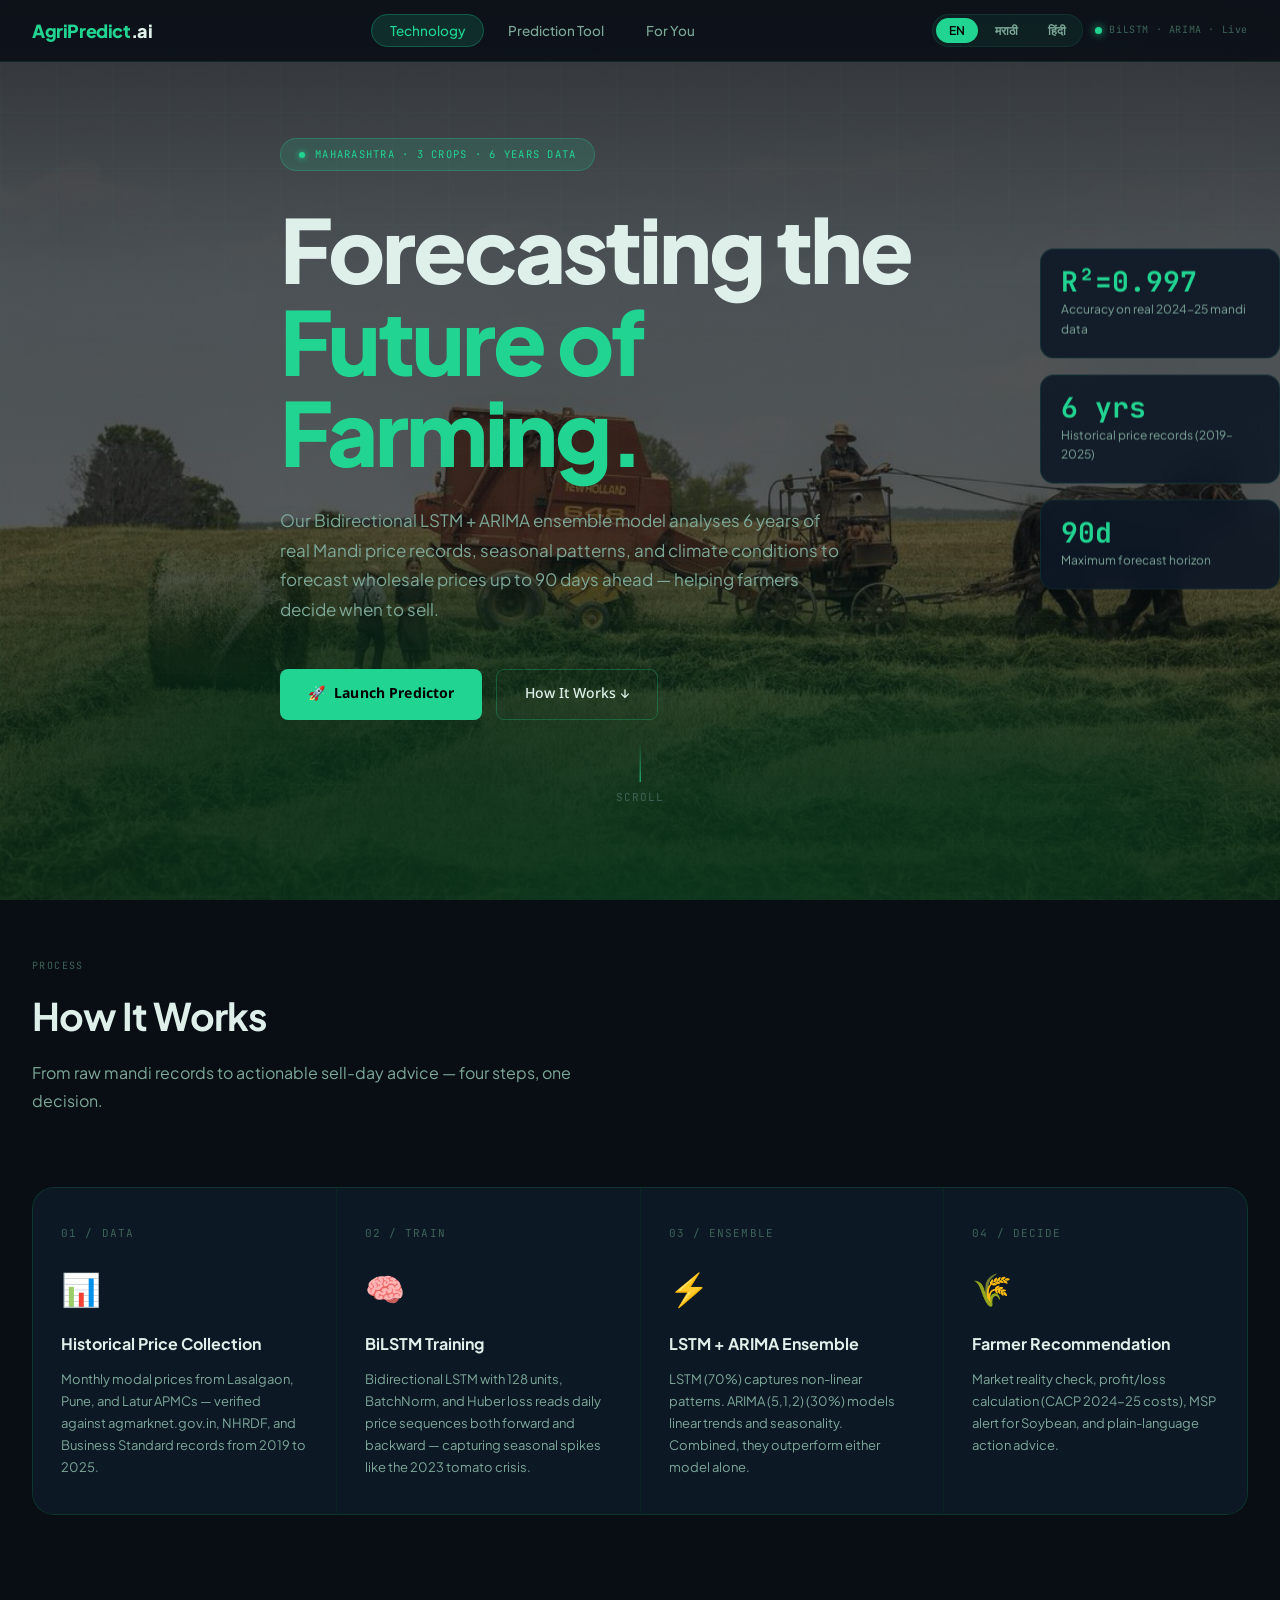
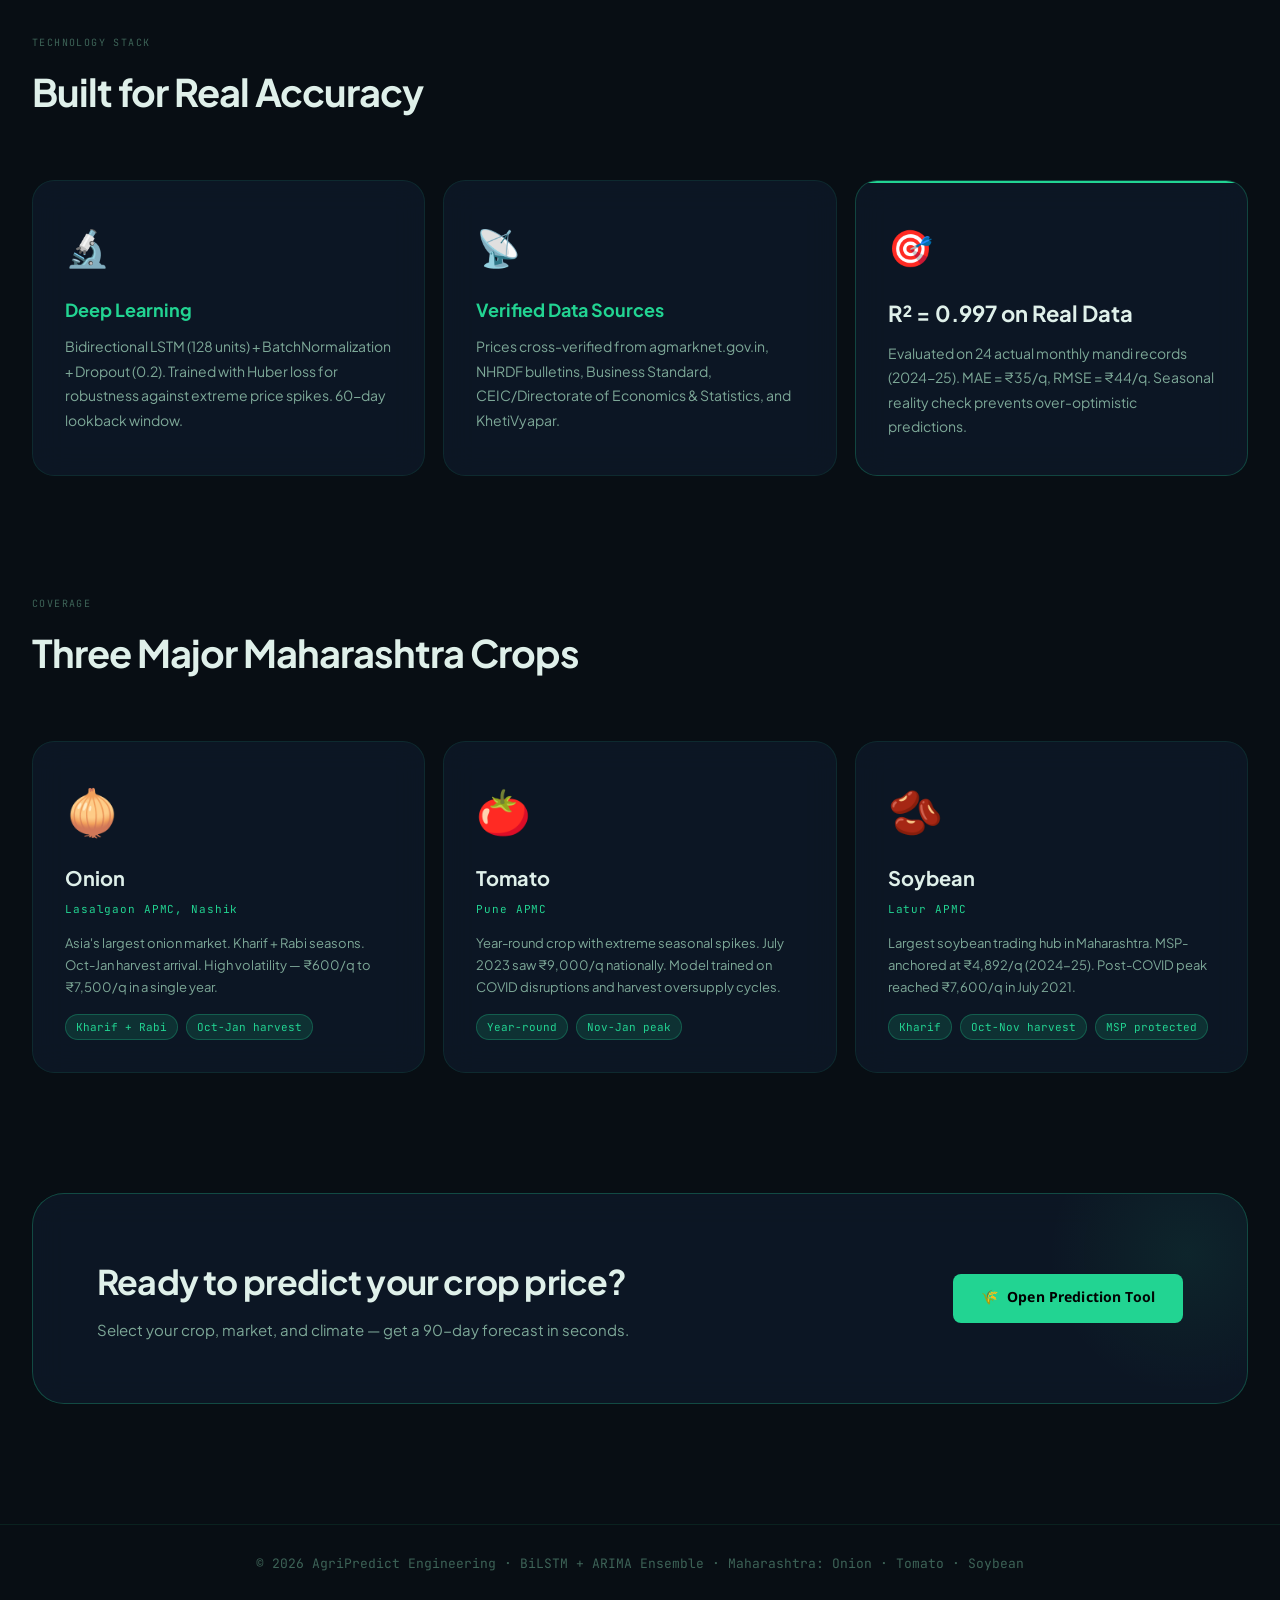
<file: frontend/index.html>
<!DOCTYPE html>
<html lang="en">
<head>
<meta charset="UTF-8" />
<meta name="viewport" content="width=device-width, initial-scale=1.0" />
<title>AgriPredict.ai — Forecasting the Future of Farming</title>
<link rel="stylesheet" href="style.css" />
<link rel="stylesheet" href="https://fonts.googleapis.com/css2?family=Plus+Jakarta+Sans:wght@300;400;500;600;700;800&family=JetBrains+Mono:wght@400;500;700&family=Noto+Sans+Devanagari:wght@400;500;600;700;800&display=swap" />
<style>
/* ── Language Switcher ── */
.lang-switcher {
  display: flex;
  align-items: center;
  gap: 4px;
  background: rgba(34,212,146,0.07);
  border: 1px solid var(--border);
  border-radius: 100px;
  padding: 3px;
}
.lang-btn {
  padding: 5px 13px;
  border-radius: 100px;
  font-size: 12px;
  font-weight: 600;
  color: var(--text-mid);
  cursor: pointer;
  transition: all var(--t) var(--ease);
  border: none;
  background: transparent;
  font-family: var(--font);
  white-space: nowrap;
}
.lang-btn.active {
  background: var(--green);
  color: #000;
}
.lang-btn:hover:not(.active) {
  color: var(--text-hi);
  background: rgba(34,212,146,0.10);
}

/* ── Devanagari font support ── */
[lang="mr"], [lang="hi"] {
  font-family: 'Noto Sans Devanagari', 'Plus Jakarta Sans', sans-serif;
}

/* ── Hero ── */
.hero { min-height: calc(100vh - 62px); display: flex; align-items: center; padding: 80px 0 60px; position: relative; }
.hero-content { max-width: 720px; }
.hero-eyebrow { display: inline-flex; align-items: center; gap: 10px; background: var(--green-glow); border: 1px solid var(--border-hi); border-radius: 100px; padding: 7px 18px; font-family: var(--mono); font-size: 10.5px; letter-spacing: 0.12em; text-transform: uppercase; color: var(--green); margin-bottom: 32px; }
.hero-eyebrow-dot { width: 6px; height: 6px; border-radius: 50%; background: var(--green); box-shadow: 0 0 6px var(--green); animation: blink 2s ease infinite; }
.hero-title { font-size: clamp(44px, 7vw, 88px); font-weight: 800; line-height: 1.04; letter-spacing: -3px; margin-bottom: 28px; }
.hero-title .line2 { color: var(--green); display: block; }
.hero-desc { font-size: 17px; color: var(--text-mid); line-height: 1.75; max-width: 560px; margin-bottom: 44px; }
.hero-actions { display: flex; gap: 14px; flex-wrap: wrap; }
.hero-stats { position: absolute; right: 0; top: 50%; transform: translateY(-50%); display: flex; flex-direction: column; gap: 16px; width: 240px; }
.stat-card { background: var(--bg-card); border: 1px solid var(--border); border-radius: var(--r-md); padding: 18px 20px; backdrop-filter: blur(16px); transition: all var(--t) var(--ease); }
.stat-card:hover { border-color: var(--border-hi); transform: translateX(-6px); }
.stat-val { font-family: var(--mono); font-size: 28px; font-weight: 700; color: var(--green); line-height: 1; margin-bottom: 4px; }
.stat-label { font-size: 12px; color: var(--text-mid); }
.scroll-hint { position: absolute; bottom: 32px; left: 50%; transform: translateX(-50%); display: flex; flex-direction: column; align-items: center; gap: 6px; color: var(--text-lo); font-size: 11px; font-family: var(--mono); letter-spacing: 0.1em; animation: float 2.5s ease infinite; }
.scroll-hint::before { content: ''; width: 1px; height: 40px; background: linear-gradient(to bottom, transparent, var(--green)); display: block; }
.how-section { padding: 120px 0; }
.how-header { margin-bottom: 72px; }
.steps-grid { display: grid; grid-template-columns: repeat(4, 1fr); gap: 1px; background: var(--border); border: 1px solid var(--border); border-radius: var(--r-lg); overflow: hidden; }
.step-card { background: var(--bg-card); padding: 36px 28px; transition: background var(--t) var(--ease); }
.step-card:hover { background: var(--bg-raised); }
.step-num { font-family: var(--mono); font-size: 11px; color: var(--text-lo); letter-spacing: 0.1em; margin-bottom: 20px; }
.step-icon { font-size: 32px; margin-bottom: 16px; display: block; }
.step-title { font-size: 16px; font-weight: 700; color: var(--text-hi); margin-bottom: 10px; }
.step-body { font-size: 13px; color: var(--text-mid); line-height: 1.7; }
.tech-section { padding: 0 0 120px; }
.tech-grid { display: grid; grid-template-columns: repeat(3, 1fr); gap: 18px; margin-top: 56px; }
.tech-card { background: var(--bg-card); border: 1px solid var(--border); border-radius: var(--r-lg); padding: 36px 32px; backdrop-filter: blur(16px); transition: all var(--t) var(--ease); position: relative; overflow: hidden; }
.tech-card::before { content: ''; position: absolute; top: 0; left: 0; right: 0; height: 2px; background: transparent; transition: background var(--t) var(--ease); }
.tech-card:hover { border-color: var(--border-hi); transform: translateY(-4px); }
.tech-card:hover::before { background: var(--green); }
.tech-card.featured { border-color: rgba(34,212,146,0.25); }
.tech-card.featured::before { background: var(--green); }
.tech-icon { font-size: 36px; margin-bottom: 18px; display: block; }
.tech-title { font-size: 18px; font-weight: 700; color: var(--green); margin-bottom: 10px; }
.tech-card.featured .tech-title { font-size: 22px; color: var(--text-hi); }
.tech-body { font-size: 14px; color: var(--text-mid); line-height: 1.75; }
.crops-section { padding: 0 0 120px; }
.crops-grid { display: grid; grid-template-columns: repeat(3, 1fr); gap: 18px; margin-top: 56px; }
.crop-card { background: var(--bg-card); border: 1px solid var(--border); border-radius: var(--r-lg); padding: 32px; backdrop-filter: blur(16px); transition: all var(--t) var(--ease); }
.crop-card:hover { border-color: var(--border-hi); transform: translateY(-3px); }
.crop-emoji { font-size: 44px; margin-bottom: 14px; display: block; }
.crop-name { font-size: 20px; font-weight: 700; margin-bottom: 6px; }
.crop-market { font-family: var(--mono); font-size: 11px; color: var(--green); letter-spacing: 0.08em; margin-bottom: 14px; }
.crop-meta { font-size: 13px; color: var(--text-mid); line-height: 1.7; }
.crop-tags { display: flex; gap: 8px; flex-wrap: wrap; margin-top: 16px; }
.crop-tag { background: var(--green-glow); border: 1px solid var(--border-hi); color: var(--green); padding: 3px 10px; border-radius: 100px; font-size: 11px; font-family: var(--mono); }
.cta-section { padding: 0 0 120px; }
.cta-strip { background: var(--bg-card); border: 1px solid var(--border-hi); border-radius: var(--r-xl); padding: 60px 64px; display: flex; align-items: center; justify-content: space-between; gap: 40px; backdrop-filter: blur(16px); position: relative; overflow: hidden; }
.cta-strip::before { content: ''; position: absolute; top: -80px; right: -80px; width: 280px; height: 280px; background: radial-gradient(circle, rgba(34,212,146,0.08) 0%, transparent 70%); pointer-events: none; }
.cta-title { font-size: clamp(22px, 3vw, 34px); font-weight: 700; letter-spacing: -0.8px; }
.cta-sub { color: var(--text-mid); font-size: 15px; margin-top: 8px; }
@media (max-width: 1100px) { .hero-stats { display: none; } .steps-grid { grid-template-columns: repeat(2,1fr); } .tech-grid { grid-template-columns: 1fr; } .crops-grid { grid-template-columns: repeat(2,1fr); } .cta-strip { flex-direction: column; padding: 40px 32px; text-align: center; } }
@media (max-width: 640px) { .steps-grid { grid-template-columns: 1fr; } .crops-grid { grid-template-columns: 1fr; } .hero-actions { flex-direction: column; } .lang-btn { padding: 4px 9px; font-size: 11px; } }
</style>
</head>
<body>
<div class="farm-bg"></div>
<nav class="nav">
  <div class="nav-inner">
    <a class="nav-logo" href="index.html">AgriPredict<span>.ai</span></a>
    <ul class="nav-links">
      <li><a href="index.html" class="active" data-i18n="nav_tech">Technology</a></li>
      <li><a href="predict.html" data-i18n="nav_predict">Prediction Tool</a></li>
      <li><a href="foryou.html" data-i18n="nav_foryou">For You</a></li>
    </ul>
    <div style="display:flex;align-items:center;gap:12px">
      <div class="lang-switcher">
        <button class="lang-btn active" onclick="setLang('en')">EN</button>
        <button class="lang-btn" onclick="setLang('mr')">मराठी</button>
        <button class="lang-btn" onclick="setLang('hi')">हिंदी</button>
      </div>
      <div class="nav-badge"><div class="nav-badge-dot"></div>BiLSTM · ARIMA · Live</div>
    </div>
  </div>
</nav>

<section class="hero page">
  <div class="container">
    <div class="hero-content">
      <div class="hero-eyebrow anim-fade-up"><span class="hero-eyebrow-dot"></span><span data-i18n="hero_eyebrow">Maharashtra · 3 Crops · 6 Years Data</span></div>
      <h1 class="hero-title anim-fade-up anim-delay-1"><span data-i18n="hero_title_line1">Forecasting the</span><span class="line2" data-i18n="hero_title_line2">Future of Farming.</span></h1>
      <p class="hero-desc anim-fade-up anim-delay-2" data-i18n="hero_desc">Our Bidirectional LSTM + ARIMA ensemble model analyses 6 years of real Mandi price records, seasonal patterns, and climate conditions to forecast wholesale prices up to 90 days ahead — helping farmers decide when to sell.</p>
      <div class="hero-actions anim-fade-up anim-delay-3">
        <a href="predict.html" class="btn-primary"><span>🚀</span> <span data-i18n="hero_cta_primary">Launch Predictor</span></a>
        <a href="#how" class="btn-ghost" data-i18n="hero_cta_ghost">How It Works ↓</a>
      </div>
    </div>
    <div class="hero-stats">
      <div class="stat-card anim-fade-up anim-delay-2"><div class="stat-val">R²=0.997</div><div class="stat-label" data-i18n="stat1">Accuracy on real 2024-25 mandi data</div></div>
      <div class="stat-card anim-fade-up anim-delay-3"><div class="stat-val">6 yrs</div><div class="stat-label" data-i18n="stat2">Historical price records (2019–2025)</div></div>
      <div class="stat-card anim-fade-up anim-delay-4"><div class="stat-val">90d</div><div class="stat-label" data-i18n="stat3">Maximum forecast horizon</div></div>
    </div>
  </div>
  <div class="scroll-hint" data-i18n="scroll_hint">SCROLL</div>
</section>

<section class="how-section" id="how">
  <div class="container">
    <div class="how-header reveal">
      <div class="mono-label" style="margin-bottom:10px" data-i18n="process_label">Process</div>
      <h2 class="section-title" data-i18n="how_title">How It Works</h2>
      <p class="section-sub" style="margin-top:12px" data-i18n="how_sub">From raw mandi records to actionable sell-day advice — four steps, one decision.</p>
    </div>
    <div class="steps-grid">
      <div class="step-card reveal">
        <div class="step-num">01 / DATA</div>
        <span class="step-icon">📊</span>
        <div class="step-title" data-i18n="step1_title">Historical Price Collection</div>
        <div class="step-body" data-i18n="step1_body">Monthly modal prices from Lasalgaon, Pune, and Latur APMCs — verified against agmarknet.gov.in, NHRDF, and Business Standard records from 2019 to 2025.</div>
      </div>
      <div class="step-card reveal anim-delay-1">
        <div class="step-num">02 / TRAIN</div>
        <span class="step-icon">🧠</span>
        <div class="step-title" data-i18n="step2_title">BiLSTM Training</div>
        <div class="step-body" data-i18n="step2_body">Bidirectional LSTM with 128 units, BatchNorm, and Huber loss reads daily price sequences both forward and backward — capturing seasonal spikes like the 2023 tomato crisis.</div>
      </div>
      <div class="step-card reveal anim-delay-2">
        <div class="step-num">03 / ENSEMBLE</div>
        <span class="step-icon">⚡</span>
        <div class="step-title" data-i18n="step3_title">LSTM + ARIMA Ensemble</div>
        <div class="step-body" data-i18n="step3_body">LSTM (70%) captures non-linear patterns. ARIMA (5,1,2) (30%) models linear trends and seasonality. Combined, they outperform either model alone.</div>
      </div>
      <div class="step-card reveal anim-delay-3">
        <div class="step-num">04 / DECIDE</div>
        <span class="step-icon">🌾</span>
        <div class="step-title" data-i18n="step4_title">Farmer Recommendation</div>
        <div class="step-body" data-i18n="step4_body">Market reality check, profit/loss calculation (CACP 2024-25 costs), MSP alert for Soybean, and plain-language action advice.</div>
      </div>
    </div>
  </div>
</section>

<section class="tech-section">
  <div class="container">
    <div class="reveal">
      <div class="mono-label" style="margin-bottom:10px" data-i18n="tech_label">Technology Stack</div>
      <h2 class="section-title" data-i18n="tech_title">Built for Real Accuracy</h2>
    </div>
    <div class="tech-grid">
      <div class="tech-card reveal">
        <span class="tech-icon">🔬</span>
        <div class="tech-title" data-i18n="tech1_title">Deep Learning</div>
        <div class="tech-body" data-i18n="tech1_body">Bidirectional LSTM (128 units) + BatchNormalization + Dropout (0.2). Trained with Huber loss for robustness against extreme price spikes. 60-day lookback window.</div>
      </div>
      <div class="tech-card reveal anim-delay-1">
        <span class="tech-icon">📡</span>
        <div class="tech-title" data-i18n="tech2_title">Verified Data Sources</div>
        <div class="tech-body" data-i18n="tech2_body">Prices cross-verified from agmarknet.gov.in, NHRDF bulletins, Business Standard, CEIC/Directorate of Economics & Statistics, and KhetiVyapar.</div>
      </div>
      <div class="tech-card featured reveal anim-delay-2">
        <span class="tech-icon">🎯</span>
        <div class="tech-title" data-i18n="tech3_title">R² = 0.997 on Real Data</div>
        <div class="tech-body" data-i18n="tech3_body">Evaluated on 24 actual monthly mandi records (2024-25). MAE = ₹35/q, RMSE = ₹44/q. Seasonal reality check prevents over-optimistic predictions.</div>
      </div>
    </div>
  </div>
</section>

<section class="crops-section">
  <div class="container">
    <div class="reveal">
      <div class="mono-label" style="margin-bottom:10px" data-i18n="crops_label">Coverage</div>
      <h2 class="section-title" data-i18n="crops_title">Three Major Maharashtra Crops</h2>
    </div>
    <div class="crops-grid">
      <div class="crop-card reveal">
        <span class="crop-emoji">🧅</span>
        <div class="crop-name" data-i18n="crop1_name">Onion</div>
        <div class="crop-market">Lasalgaon APMC, Nashik</div>
        <div class="crop-meta" data-i18n="crop1_meta">Asia's largest onion market. Kharif + Rabi seasons. Oct-Jan harvest arrival. High volatility — ₹600/q to ₹7,500/q in a single year.</div>
        <div class="crop-tags">
          <span class="crop-tag" data-i18n="crop1_tag1">Kharif + Rabi</span>
          <span class="crop-tag" data-i18n="crop1_tag2">Oct-Jan harvest</span>
        </div>
      </div>
      <div class="crop-card reveal anim-delay-1">
        <span class="crop-emoji">🍅</span>
        <div class="crop-name" data-i18n="crop2_name">Tomato</div>
        <div class="crop-market">Pune APMC</div>
        <div class="crop-meta" data-i18n="crop2_meta">Year-round crop with extreme seasonal spikes. July 2023 saw ₹9,000/q nationally. Model trained on COVID disruptions and harvest oversupply cycles.</div>
        <div class="crop-tags">
          <span class="crop-tag" data-i18n="crop2_tag1">Year-round</span>
          <span class="crop-tag" data-i18n="crop2_tag2">Nov-Jan peak</span>
        </div>
      </div>
      <div class="crop-card reveal anim-delay-2">
        <span class="crop-emoji">🫘</span>
        <div class="crop-name" data-i18n="crop3_name">Soybean</div>
        <div class="crop-market">Latur APMC</div>
        <div class="crop-meta" data-i18n="crop3_meta">Largest soybean trading hub in Maharashtra. MSP-anchored at ₹4,892/q (2024-25). Post-COVID peak reached ₹7,600/q in July 2021.</div>
        <div class="crop-tags">
          <span class="crop-tag" data-i18n="crop3_tag1">Kharif</span>
          <span class="crop-tag" data-i18n="crop3_tag2">Oct-Nov harvest</span>
          <span class="crop-tag" data-i18n="crop3_tag3">MSP protected</span>
        </div>
      </div>
    </div>
  </div>
</section>

<section class="cta-section">
  <div class="container">
    <div class="cta-strip reveal">
      <div>
        <div class="cta-title" data-i18n="cta_title">Ready to predict your crop price?</div>
        <div class="cta-sub" data-i18n="cta_sub">Select your crop, market, and climate — get a 90-day forecast in seconds.</div>
      </div>
      <a href="predict.html" class="btn-primary" style="white-space:nowrap;flex-shrink:0">
        <span>🌾</span> <span data-i18n="cta_btn">Open Prediction Tool</span>
      </a>
    </div>
  </div>
</section>

<footer style="border-top:1px solid var(--border);padding:28px 0;text-align:center;color:var(--text-lo);font-size:13px;font-family:var(--mono)">
  © 2026 AgriPredict Engineering · BiLSTM + ARIMA Ensemble · Maharashtra: Onion · Tomato · Soybean
</footer>

<script src="script.js"></script>
<script>
// ════════════════════════════════════════════════════════════
//  i18n Translations
// ════════════════════════════════════════════════════════════
const TRANSLATIONS = {
  en: {
    nav_tech: 'Technology',
    nav_predict: 'Prediction Tool',
    nav_foryou: 'For You',
    hero_eyebrow: 'Maharashtra · 3 Crops · 6 Years Data',
    hero_title_line1: 'Forecasting the',
    hero_title_line2: 'Future of Farming.',
    hero_desc: 'Our Bidirectional LSTM + ARIMA ensemble model analyses 6 years of real Mandi price records, seasonal patterns, and climate conditions to forecast wholesale prices up to 90 days ahead — helping farmers decide when to sell.',
    hero_cta_primary: 'Launch Predictor',
    hero_cta_ghost: 'How It Works ↓',
    stat1: 'Accuracy on real 2024-25 mandi data',
    stat2: 'Historical price records (2019–2025)',
    stat3: 'Maximum forecast horizon',
    scroll_hint: 'SCROLL',
    process_label: 'Process',
    how_title: 'How It Works',
    how_sub: 'From raw mandi records to actionable sell-day advice — four steps, one decision.',
    step1_title: 'Historical Price Collection',
    step1_body: 'Monthly modal prices from Lasalgaon, Pune, and Latur APMCs — verified against agmarknet.gov.in, NHRDF, and Business Standard records from 2019 to 2025.',
    step2_title: 'BiLSTM Training',
    step2_body: 'Bidirectional LSTM with 128 units, BatchNorm, and Huber loss reads daily price sequences both forward and backward — capturing seasonal spikes like the 2023 tomato crisis.',
    step3_title: 'LSTM + ARIMA Ensemble',
    step3_body: 'LSTM (70%) captures non-linear patterns. ARIMA (5,1,2) (30%) models linear trends and seasonality. Combined, they outperform either model alone.',
    step4_title: 'Farmer Recommendation',
    step4_body: 'Market reality check, profit/loss calculation (CACP 2024-25 costs), MSP alert for Soybean, and plain-language action advice.',
    tech_label: 'Technology Stack',
    tech_title: 'Built for Real Accuracy',
    tech1_title: 'Deep Learning',
    tech1_body: 'Bidirectional LSTM (128 units) + BatchNormalization + Dropout (0.2). Trained with Huber loss for robustness against extreme price spikes. 60-day lookback window.',
    tech2_title: 'Verified Data Sources',
    tech2_body: 'Prices cross-verified from agmarknet.gov.in, NHRDF bulletins, Business Standard, CEIC/Directorate of Economics & Statistics, and KhetiVyapar.',
    tech3_title: 'R² = 0.997 on Real Data',
    tech3_body: 'Evaluated on 24 actual monthly mandi records (2024-25). MAE = ₹35/q, RMSE = ₹44/q. Seasonal reality check prevents over-optimistic predictions.',
    crops_label: 'Coverage',
    crops_title: 'Three Major Maharashtra Crops',
    crop1_name: 'Onion',
    crop1_meta: "Asia's largest onion market. Kharif + Rabi seasons. Oct-Jan harvest arrival. High volatility — ₹600/q to ₹7,500/q in a single year.",
    crop1_tag1: 'Kharif + Rabi',
    crop1_tag2: 'Oct-Jan harvest',
    crop2_name: 'Tomato',
    crop2_meta: 'Year-round crop with extreme seasonal spikes. July 2023 saw ₹9,000/q nationally. Model trained on COVID disruptions and harvest oversupply cycles.',
    crop2_tag1: 'Year-round',
    crop2_tag2: 'Nov-Jan peak',
    crop3_name: 'Soybean',
    crop3_meta: 'Largest soybean trading hub in Maharashtra. MSP-anchored at ₹4,892/q (2024-25). Post-COVID peak reached ₹7,600/q in July 2021.',
    crop3_tag1: 'Kharif',
    crop3_tag2: 'Oct-Nov harvest',
    crop3_tag3: 'MSP protected',
    cta_title: 'Ready to predict your crop price?',
    cta_sub: 'Select your crop, market, and climate — get a 90-day forecast in seconds.',
    cta_btn: 'Open Prediction Tool',
  },

  mr: {
    nav_tech: 'तंत्रज्ञान',
    nav_predict: 'किंमत अंदाज',
    nav_foryou: 'तुमच्यासाठी',
    hero_eyebrow: 'महाराष्ट्र · ३ पिके · ६ वर्षांचा डेटा',
    hero_title_line1: 'शेतीच्या भविष्याचा',
    hero_title_line2: 'अचूक अंदाज.',
    hero_desc: 'आमचे BiLSTM + ARIMA एन्सेम्बल मॉडेल ६ वर्षांच्या मंडई किंमतींचा, हंगामी बदलांचा व हवामानाचा अभ्यास करून ९० दिवसांपर्यंतच्या घाऊक किंमती सांगते — शेतकऱ्यांना योग्य वेळी विक्री करण्यास मदत करते.',
    hero_cta_primary: 'अंदाज सुरू करा',
    hero_cta_ghost: 'हे कसे काम करते ↓',
    stat1: '२०२४-२५ च्या मंडई डेटावर अचूकता',
    stat2: 'ऐतिहासिक किंमती नोंदी (२०१९–२०२५)',
    stat3: 'जास्तीत जास्त अंदाज कालावधी',
    scroll_hint: 'खाली पहा',
    process_label: 'प्रक्रिया',
    how_title: 'हे कसे काम करते',
    how_sub: 'कच्च्या मंडई नोंदींपासून ते विक्रीचा सल्ला देण्यापर्यंत — चार पायऱ्या, एक निर्णय.',
    step1_title: 'ऐतिहासिक किंमत संकलन',
    step1_body: 'लासलगाव, पुणे व लातूर APMC मधील मासिक मोडल किंमती — agmarknet.gov.in, NHRDF व Business Standard नोंदींशी पडताळलेल्या (२०१९–२०२५).',
    step2_title: 'BiLSTM प्रशिक्षण',
    step2_body: '१२८ युनिट्सचे Bidirectional LSTM, BatchNorm व Huber loss वापरून दैनंदिन किंमत क्रम पुढे-मागे वाचते — २०२३ च्या टोमॅटो संकटासारखे हंगामी चढउतार पकडते.',
    step3_title: 'LSTM + ARIMA एन्सेम्बल',
    step3_body: 'LSTM (७०%) अरेखीय नमुने पकडतो. ARIMA (५,१,२) (३०%) रेखीय ट्रेंड व हंगाम मॉडेल करतो. एकत्र ते दोन्हींपेक्षा अधिक चांगले काम करतात.',
    step4_title: 'शेतकऱ्यासाठी सल्ला',
    step4_body: 'बाजार वास्तव तपासणी, नफा/तोटा गणना (CACP २०२४-२५ खर्च), सोयाबीनसाठी MSP इशारा, आणि सोप्या भाषेत कृती सल्ला.',
    tech_label: 'तंत्रज्ञान स्टॅक',
    tech_title: 'खऱ्या अचूकतेसाठी बनवलेले',
    tech1_title: 'डीप लर्निंग',
    tech1_body: 'Bidirectional LSTM (१२८ युनिट्स) + BatchNormalization + Dropout (०.२). अत्यंत किंमत वाढीला तोंड देण्यासाठी Huber loss ने प्रशिक्षित. ६०-दिवस lookback विंडो.',
    tech2_title: 'पडताळलेले डेटा स्रोत',
    tech2_body: 'agmarknet.gov.in, NHRDF बुलेटिन, Business Standard, CEIC/अर्थशास्त्र संचालनालय व KhetiVyapar मधून किंमती क्रॉस-व्हेरिफाय केल्या.',
    tech3_title: 'वास्तव डेटावर R² = ०.९९७',
    tech3_body: '२४ वास्तविक मासिक मंडई नोंदींवर (२०२४-२५) मूल्यांकन. MAE = ₹३५/क्विंटल, RMSE = ₹४४/क्विंटल. हंगामी वास्तव तपासणी अतिआशावादी अंदाज टाळते.',
    crops_label: 'कव्हरेज',
    crops_title: 'महाराष्ट्रातील तीन प्रमुख पिके',
    crop1_name: 'कांदा',
    crop1_meta: 'आशियातील सर्वात मोठी कांदा बाजारपेठ. खरीप + रब्बी हंगाम. ऑक्टो-जानेवारी आगमन. तीव्र चढउतार — एका वर्षात ₹६००/क्विं ते ₹७,५००/क्विं.',
    crop1_tag1: 'खरीप + रब्बी',
    crop1_tag2: 'ऑक्टो-जाने काढणी',
    crop2_name: 'टोमॅटो',
    crop2_meta: 'वर्षभर पीक, अत्यंत हंगामी चढउतार. जुलै २०२३ मध्ये राष्ट्रीय स्तरावर ₹९,०००/क्विं. COVID व जास्त पुरवठा चक्रांवर मॉडेल प्रशिक्षित.',
    crop2_tag1: 'वर्षभर',
    crop2_tag2: 'नोव्हें-जाने शिखर',
    crop3_name: 'सोयाबीन',
    crop3_meta: 'महाराष्ट्रातील सर्वात मोठा सोयाबीन व्यापार केंद्र. MSP ₹४,८९२/क्विं (२०२४-२५). COVID नंतर जुलै २०२१ मध्ये ₹७,६०० शिखर.',
    crop3_tag1: 'खरीप',
    crop3_tag2: 'ऑक्टो-नोव्हें काढणी',
    crop3_tag3: 'MSP संरक्षित',
    cta_title: 'तुमच्या पिकाची किंमत जाणून घ्यायची आहे?',
    cta_sub: 'तुमचे पीक, बाजार व हवामान निवडा — ९० दिवसांचा अंदाज काही सेकंदात.',
    cta_btn: 'किंमत अंदाज साधन उघडा',
  },

  hi: {
    nav_tech: 'तकनीक',
    nav_predict: 'मूल्य पूर्वानुमान',
    nav_foryou: 'आपके लिए',
    hero_eyebrow: 'महाराष्ट्र · ३ फसलें · ६ साल का डेटा',
    hero_title_line1: 'खेती के भविष्य का',
    hero_title_line2: 'सटीक अनुमान।',
    hero_desc: 'हमारा BiLSTM + ARIMA एन्सेम्बल मॉडेल ६ साल के मंडी भाव, मौसमी बदलाव और जलवायु की जानकारी का विश्लेषण करके ९० दिनों तक के थोक मूल्यों का पूर्वानुमान लगाता है — किसानों को सही समय पर बेचने में मदद करता है।',
    hero_cta_primary: 'अनुमान शुरू करें',
    hero_cta_ghost: 'यह कैसे काम करता है ↓',
    stat1: '२०२४-२५ के मंडी डेटा पर सटीकता',
    stat2: 'ऐतिहासिक मूल्य रिकॉर्ड (२०१९–२०२५)',
    stat3: 'अधिकतम पूर्वानुमान अवधि',
    scroll_hint: 'नीचे देखें',
    process_label: 'प्रक्रिया',
    how_title: 'यह कैसे काम करता है',
    how_sub: 'कच्चे मंडी रिकॉर्ड से लेकर बिक्री सलाह तक — चार चरण, एक निर्णय।',
    step1_title: 'ऐतिहासिक मूल्य संग्रह',
    step1_body: 'लासलगाव, पुणे व लातूर APMC के मासिक मोडल भाव — agmarknet.gov.in, NHRDF व Business Standard रिकॉर्ड से सत्यापित (२०१९–२०२५)।',
    step2_title: 'BiLSTM प्रशिक्षण',
    step2_body: '१२८ यूनिट्स का Bidirectional LSTM, BatchNorm और Huber loss के साथ दैनिक मूल्य अनुक्रम आगे-पीछे दोनों तरफ से पढ़ता है — २०२३ टमाटर संकट जैसे मौसमी उछाल पकड़ता है।',
    step3_title: 'LSTM + ARIMA एन्सेम्बल',
    step3_body: 'LSTM (७०%) गैर-रेखीय पैटर्न पकड़ता है। ARIMA (५,१,२) (३०%) रेखीय ट्रेंड और मौसमी बदलाव को मॉडल करता है। साथ में दोनों से बेहतर प्रदर्शन करते हैं।',
    step4_title: 'किसान सिफारिश',
    step4_body: 'बाजार वास्तविकता जाँच, लाभ/हानि गणना (CACP २०२४-२५ लागत), सोयाबीन के लिए MSP अलर्ट, और सरल भाषा में कार्य सलाह।',
    tech_label: 'तकनीकी स्टैक',
    tech_title: 'वास्तविक सटीकता के लिए निर्मित',
    tech1_title: 'डीप लर्निंग',
    tech1_body: 'Bidirectional LSTM (१२८ यूनिट्स) + BatchNormalization + Dropout (०.२)। अत्यधिक मूल्य उछाल के विरुद्ध मजबूती के लिए Huber loss से प्रशिक्षित। ६०-दिन lookback विंडो।',
    tech2_title: 'सत्यापित डेटा स्रोत',
    tech2_body: 'agmarknet.gov.in, NHRDF बुलेटिन, Business Standard, CEIC/अर्थशास्त्र एवं सांख्यिकी निदेशालय और KhetiVyapar से मूल्य क्रॉस-सत्यापित।',
    tech3_title: 'वास्तविक डेटा पर R² = ०.९९७',
    tech3_body: '२४ वास्तविक मासिक मंडी रिकॉर्ड (२०२४-२५) पर मूल्यांकित। MAE = ₹३५/क्विं, RMSE = ₹४४/क्विं। मौसमी वास्तविकता जाँच अत्यधिक आशावादी पूर्वानुमान रोकती है।',
    crops_label: 'कवरेज',
    crops_title: 'महाराष्ट्र की तीन प्रमुख फसलें',
    crop1_name: 'प्याज',
    crop1_meta: 'एशिया की सबसे बड़ी प्याज मंडी। खरीफ + रबी मौसम। अक्टू-जनवरी आगमन। तीव्र उतार-चढ़ाव — एक वर्ष में ₹६००/क्विं से ₹७,५००/क्विं तक।',
    crop1_tag1: 'खरीफ + रबी',
    crop1_tag2: 'अक्टू-जनवरी फसल',
    crop2_name: 'टमाटर',
    crop2_meta: 'साल भर की फसल, अत्यधिक मौसमी उछाल। जुलाई २०२३ में राष्ट्रीय स्तर पर ₹९,०००/क्विं। COVID व्यवधान और अधिक आपूर्ति चक्र पर मॉडल प्रशिक्षित।',
    crop2_tag1: 'साल भर',
    crop2_tag2: 'नवंबर-जनवरी शिखर',
    crop3_name: 'सोयाबीन',
    crop3_meta: 'महाराष्ट्र का सबसे बड़ा सोयाबीन व्यापार केंद्र। MSP ₹४,८९२/क्विं (२०२४-२५)। COVID के बाद जुलाई २०२१ में ₹७,६०० का शिखर।',
    crop3_tag1: 'खरीफ',
    crop3_tag2: 'अक्टू-नवंबर फसल',
    crop3_tag3: 'MSP संरक्षित',
    cta_title: 'अपनी फसल का मूल्य जानना चाहते हैं?',
    cta_sub: 'अपनी फसल, बाजार और जलवायु चुनें — ९० दिनों का पूर्वानुमान कुछ सेकंड में।',
    cta_btn: 'मूल्य अनुमान उपकरण खोलें',
  },
};

// ════════════════════════════════════════════════════════════
//  Language Switch Logic
// ════════════════════════════════════════════════════════════
let currentLang = localStorage.getItem('agri_lang') || 'en';

function setLang(lang) {
  currentLang = lang;
  localStorage.setItem('agri_lang', lang);

  // Update html lang attribute for font rendering
  document.documentElement.lang = lang;

  // Apply Devanagari font to body for mr/hi
  if (lang === 'mr' || lang === 'hi') {
    document.body.style.fontFamily = "'Noto Sans Devanagari', 'Plus Jakarta Sans', sans-serif";
  } else {
    document.body.style.fontFamily = '';
  }

  // Update all translated elements
  const t = TRANSLATIONS[lang] || TRANSLATIONS['en'];
  document.querySelectorAll('[data-i18n]').forEach(el => {
    const key = el.getAttribute('data-i18n');
    if (t[key] !== undefined) el.textContent = t[key];
  });

  // Update active button
  document.querySelectorAll('.lang-btn').forEach(btn => {
    btn.classList.toggle('active',
      (btn.textContent.trim() === 'EN' && lang === 'en') ||
      (btn.textContent.trim() === 'मराठी' && lang === 'mr') ||
      (btn.textContent.trim() === 'हिंदी' && lang === 'hi')
    );
  });

  // Update page title
  const titles = {
    en: 'AgriPredict.ai — Forecasting the Future of Farming',
    mr: 'AgriPredict.ai — शेतीच्या भविष्याचा अचूक अंदाज',
    hi: 'AgriPredict.ai — खेती के भविष्य का सटीक अनुमान',
  };
  document.title = titles[lang] || titles['en'];
}

// Init on load
document.addEventListener('DOMContentLoaded', () => {
  setLang(currentLang);
});
</script>
</body>
</html>
</file>
<file: frontend/style.css>
/* ═══════════════════════════════════════════════════════════
   AgriPredict.ai — Global Stylesheet
   Font: Plus Jakarta Sans (display) + JetBrains Mono (data)
         Noto Sans Devanagari (Marathi / Hindi)
   Theme: Deep forest night — dark greens, warm amber accents
   ═══════════════════════════════════════════════════════════ */

@import url('https://fonts.googleapis.com/css2?family=Plus+Jakarta+Sans:wght@300;400;500;600;700;800&family=JetBrains+Mono:wght@400;500;700&family=Noto+Sans+Devanagari:wght@400;500;600;700;800&display=swap');

/* ── Tokens ─────────────────────────────────────────────── */
:root {
  --bg:         #080e14;
  --bg-panel:   rgba(10, 18, 28, 0.82);
  --bg-card:    rgba(14, 24, 38, 0.90);
  --bg-raised:  rgba(20, 35, 54, 0.95);
  --bg-input:   rgba(12, 22, 36, 0.95);

  --green:      #22d492;
  --green-dim:  #16a870;
  --green-glow: rgba(34, 212, 146, 0.14);
  --green-hi:   #5fffc8;

  --amber:      #f0b429;
  --amber-dim:  rgba(240, 180, 41, 0.15);

  --red:        #f05265;
  --blue:       #4d9fff;

  --text-hi:    #dff0ea;
  --text-mid:   #7da898;
  --text-lo:    #3d6357;
  --border:     rgba(34, 212, 146, 0.10);
  --border-hi:  rgba(34, 212, 146, 0.28);

  --font:       'Plus Jakarta Sans', sans-serif;
  --font-deva:  'Noto Sans Devanagari', 'Plus Jakarta Sans', sans-serif;
  --mono:       'JetBrains Mono', monospace;

  --r-sm: 8px;
  --r-md: 14px;
  --r-lg: 22px;
  --r-xl: 32px;

  --ease: cubic-bezier(0.4, 0, 0.2, 1);
  --t:    0.24s;
}

/* ── Reset ───────────────────────────────────────────────── */
*, *::before, *::after { box-sizing: border-box; margin: 0; padding: 0; }
html { scroll-behavior: smooth; font-size: 15px; }
body {
  font-family: var(--font);
  color: var(--text-hi);
  background: var(--bg);
  min-height: 100vh;
  overflow-x: hidden;
  line-height: 1.65;
}

/* Devanagari: slightly larger base for readability */
:lang(mr), :lang(hi) {
  font-family: var(--font-deva);
  line-height: 1.80;
}
:lang(mr) .hero-title,
:lang(hi) .hero-title {
  letter-spacing: -1px;  /* Devanagari needs less negative tracking */
}
:lang(mr) .hero-desc,
:lang(hi) .hero-desc {
  font-size: 16px;
}

a { text-decoration: none; color: inherit; }
button { font-family: var(--font); cursor: pointer; border: none; background: none; }
input, select, textarea { font-family: var(--font); }

/* ── Farm Background ─────────────────────────────────────── */
.farm-bg {
  position: fixed;
  inset: 0;
  z-index: -2;
  background-image:
    radial-gradient(ellipse 80% 60% at 50% 100%, rgba(10, 60, 30, 0.72) 0%, transparent 70%),
    radial-gradient(ellipse 60% 40% at 20% 80%, rgba(5, 40, 20, 0.60) 0%, transparent 60%),
    radial-gradient(ellipse 50% 30% at 80% 90%, rgba(8, 50, 25, 0.55) 0%, transparent 60%),
    linear-gradient(180deg, rgba(3,8,16,0.80) 0%, rgba(6,15,24,0.65) 30%, rgba(8,14,20,0.60) 60%, rgba(5,18,10,0.75) 100%),
    url('bg_img.jpeg');
  background-size: cover;
  background-position: center center;
  background-repeat: no-repeat;
  background-attachment: fixed;
}
.farm-bg::before {
  content: '';
  position: absolute;
  inset: 0;
  background-image:
    linear-gradient(rgba(34,212,146,0.018) 1px, transparent 1px),
    linear-gradient(90deg, rgba(34,212,146,0.018) 1px, transparent 1px);
  background-size: 56px 56px;
}
.farm-bg::after {
  content: '';
  position: absolute;
  bottom: 0; left: 0; right: 0;
  height: 35%;
  background: linear-gradient(to top, rgba(12, 55, 30, 0.50) 0%, transparent 100%);
}

/* ── Navbar ──────────────────────────────────────────────── */
.nav {
  position: fixed;
  top: 0; left: 0; right: 0;
  z-index: 200;
  height: 62px;
  display: flex;
  align-items: center;
  background: rgba(5, 10, 18, 0.80);
  backdrop-filter: blur(20px) saturate(1.5);
  border-bottom: 1px solid var(--border);
}
.nav-inner {
  width: 100%;
  max-width: 1300px;
  margin: 0 auto;
  padding: 0 32px;
  display: flex;
  align-items: center;
  justify-content: space-between;
}
.nav-logo { font-size: 18px; font-weight: 800; color: var(--green); letter-spacing: -0.4px; }
.nav-logo span { color: var(--text-hi); }
.nav-links { display: flex; gap: 6px; list-style: none; }
.nav-links a {
  padding: 7px 18px;
  border-radius: 100px;
  font-size: 13.5px;
  font-weight: 500;
  color: var(--text-mid);
  transition: all var(--t) var(--ease);
}
.nav-links a:hover { color: var(--text-hi); background: rgba(34,212,146,0.07); }
.nav-links a.active { color: var(--green); background: var(--green-glow); border: 1px solid var(--border-hi); }
.nav-badge {
  display: flex; align-items: center; gap: 7px;
  font-family: var(--mono); font-size: 10px; color: var(--text-lo); letter-spacing: 0.06em;
}
.nav-badge-dot {
  width: 7px; height: 7px; border-radius: 50%;
  background: var(--green); box-shadow: 0 0 8px var(--green);
  animation: blink 2s ease infinite;
}

/* ── Language Switcher ───────────────────────────────────── */
.lang-switcher {
  display: flex;
  align-items: center;
  gap: 4px;
  background: rgba(34,212,146,0.07);
  border: 1px solid var(--border);
  border-radius: 100px;
  padding: 3px;
}
.lang-btn {
  padding: 5px 13px;
  border-radius: 100px;
  font-size: 12px;
  font-weight: 600;
  color: var(--text-mid);
  cursor: pointer;
  transition: all var(--t) var(--ease);
  border: none;
  background: transparent;
  font-family: var(--font-deva);
  white-space: nowrap;
}
.lang-btn.active {
  background: var(--green);
  color: #000;
}
.lang-btn:hover:not(.active) {
  color: var(--text-hi);
  background: rgba(34,212,146,0.10);
}

/* ── Page wrapper ────────────────────────────────────────── */
.page { padding-top: 62px; }
.container { max-width: 1300px; margin: 0 auto; padding: 0 32px; }

/* ── Typography ──────────────────────────────────────────── */
.display-title { font-size: clamp(38px,6vw,72px); font-weight: 800; line-height: 1.07; letter-spacing: -2px; }
.display-title .accent { color: var(--green); }
.section-title { font-size: clamp(24px,3.5vw,38px); font-weight: 700; letter-spacing: -1px; }
.section-sub { color: var(--text-mid); font-size: 16px; line-height: 1.75; max-width: 560px; }
.mono-label { font-family: var(--mono); font-size: 10px; letter-spacing: 0.14em; text-transform: uppercase; color: var(--text-lo); }

/* For Devanagari labels, skip letter-spacing (it breaks Devanagari rendering) */
:lang(mr) .mono-label,
:lang(hi) .mono-label {
  letter-spacing: 0;
  font-family: var(--font-deva);
  font-size: 11px;
}
:lang(mr) .section-title,
:lang(hi) .section-title {
  letter-spacing: -0.5px;
}

/* ── Buttons ─────────────────────────────────────────────── */
.btn-primary {
  display: inline-flex; align-items: center; gap: 9px;
  background: var(--green); color: #000;
  padding: 13px 28px; border-radius: var(--r-sm);
  font-size: 14px; font-weight: 700; letter-spacing: 0.01em;
  transition: all var(--t) var(--ease); border: none;
  font-family: var(--font-deva);
}
.btn-primary:hover { background: var(--green-hi); transform: translateY(-2px); box-shadow: 0 8px 28px rgba(34,212,146,0.28); }
.btn-primary:active { transform: translateY(0); }
.btn-primary:disabled { opacity: 0.5; pointer-events: none; }

.btn-ghost {
  display: inline-flex; align-items: center; gap: 9px;
  background: transparent; color: var(--text-hi);
  padding: 13px 28px; border-radius: var(--r-sm);
  font-size: 14px; font-weight: 500;
  border: 1px solid var(--border-hi);
  transition: all var(--t) var(--ease);
  font-family: var(--font-deva);
}
.btn-ghost:hover { border-color: var(--green); color: var(--green); }

.btn-download {
  display: inline-flex; align-items: center; gap: 9px;
  background: transparent; color: var(--amber);
  padding: 13px 22px; border-radius: var(--r-sm);
  font-size: 13px; font-weight: 700;
  border: 1px solid var(--amber);
  transition: all var(--t) var(--ease); cursor: pointer;
  font-family: var(--font-deva);
}
.btn-download:hover { background: var(--amber); color: #000; box-shadow: 0 6px 20px rgba(240,180,41,0.25); }
.btn-download:disabled { opacity: 0.5; pointer-events: none; }

/* ── Cards ───────────────────────────────────────────────── */
.card { background: var(--bg-card); border: 1px solid var(--border); border-radius: var(--r-lg); backdrop-filter: blur(16px); transition: border-color var(--t) var(--ease), transform var(--t) var(--ease); }
.card:hover { border-color: var(--border-hi); }
.card.glow { box-shadow: 0 0 40px rgba(34,212,146,0.06), 0 4px 32px rgba(0,0,0,0.5); }

/* ── Form elements ───────────────────────────────────────── */
.field-group { display: flex; flex-direction: column; gap: 8px; }
.field-label { font-family: var(--mono); font-size: 10px; letter-spacing: 0.14em; text-transform: uppercase; color: var(--text-lo); }
.field-input, .field-select {
  background: var(--bg-input); border: 1px solid var(--border);
  border-radius: var(--r-sm); color: var(--text-hi);
  font-family: var(--font-deva); font-size: 14px; padding: 11px 14px;
  outline: none; transition: border-color var(--t) var(--ease), box-shadow var(--t) var(--ease);
  width: 100%; appearance: none;
}
.field-input:focus, .field-select:focus { border-color: var(--green); box-shadow: 0 0 0 3px rgba(34,212,146,0.10); }
.field-input.error, .field-select.error { border-color: var(--red); box-shadow: 0 0 0 3px rgba(240,82,101,0.10); }
.select-wrap { position: relative; }
.select-wrap::after { content: '▾'; position: absolute; right: 14px; top: 50%; transform: translateY(-50%); color: var(--text-lo); pointer-events: none; font-size: 11px; }
.range-row { display: flex; align-items: center; gap: 12px; }
.field-range { flex: 1; -webkit-appearance: none; height: 3px; background: var(--bg-raised); border-radius: 2px; outline: none; cursor: pointer; }
.field-range::-webkit-slider-thumb { -webkit-appearance: none; width: 17px; height: 17px; border-radius: 50%; background: var(--green); cursor: pointer; box-shadow: 0 0 10px rgba(34,212,146,0.4); }
.range-val { font-family: var(--mono); font-size: 12px; color: var(--green); min-width: 55px; text-align: right; }

/* ── Status badges ───────────────────────────────────────── */
.badge { display: inline-flex; align-items: center; gap: 5px; padding: 4px 12px; border-radius: 100px; font-family: var(--mono); font-size: 10px; font-weight: 700; letter-spacing: 0.08em; text-transform: uppercase; }
.badge-green  { background: rgba(34,212,146,0.12); color: var(--green);  border: 1px solid rgba(34,212,146,0.20); }
.badge-amber  { background: rgba(240,180,41,0.12); color: var(--amber);  border: 1px solid rgba(240,180,41,0.20); }
.badge-red    { background: rgba(240,82,101,0.12); color: var(--red);    border: 1px solid rgba(240,82,101,0.20); }
.badge-blue   { background: rgba(77,159,255,0.12); color: var(--blue);   border: 1px solid rgba(77,159,255,0.20); }

/* ── Trend badges ────────────────────────────────────────── */
.trend-badge { display: inline-block; padding: 3px 11px; border-radius: 100px; font-family: var(--mono); font-size: 11px; font-weight: 700; }
.trend-rising  { background: rgba(34,212,146,0.14); color: var(--green); }
.trend-falling { background: rgba(240,82,101,0.14); color: var(--red); }
.trend-stable  { background: rgba(240,180,41,0.14); color: var(--amber); }

/* ── Loading spinner ─────────────────────────────────────── */
.spinner { width: 18px; height: 18px; border: 2px solid rgba(0,0,0,0.25); border-top-color: #000; border-radius: 50%; animation: spin 0.65s linear infinite; display: none; }
.loading .btn-text { display: none; }
.loading .spinner  { display: block; }
.spinner-amber { width: 16px; height: 16px; border: 2px solid rgba(240,180,41,0.25); border-top-color: var(--amber); border-radius: 50%; animation: spin 0.65s linear infinite; display: none; }
.loading-dl .btn-text { display: none; }
.loading-dl .spinner-amber { display: block; }

/* ── Toast / Error banner ────────────────────────────────── */
.error-banner { background: rgba(240,82,101,0.08); border: 1px solid rgba(240,82,101,0.28); border-radius: var(--r-md); padding: 14px 18px; color: var(--red); font-size: 13px; display: none; animation: fadeUp 0.3s ease; }
.error-banner.show { display: flex; align-items: center; gap: 10px; }

/* ── Divider ─────────────────────────────────────────────── */
.divider { height: 1px; background: var(--border); margin: 0; }

/* ── Animations ──────────────────────────────────────────── */
@keyframes fadeUp { from { opacity: 0; transform: translateY(20px); } to { opacity: 1; transform: translateY(0); } }
@keyframes spin   { to { transform: rotate(360deg); } }
@keyframes blink  { 0%, 100% { opacity: 1; } 50% { opacity: 0.3; } }
@keyframes float  { 0%, 100% { transform: translateY(0); } 50% { transform: translateY(-8px); } }

.anim-fade-up { animation: fadeUp 0.55s var(--ease) both; }
.anim-delay-1 { animation-delay: 0.08s; }
.anim-delay-2 { animation-delay: 0.16s; }
.anim-delay-3 { animation-delay: 0.24s; }
.anim-delay-4 { animation-delay: 0.32s; }
.anim-delay-5 { animation-delay: 0.40s; }

.reveal { opacity: 0; transform: translateY(28px); transition: opacity 0.6s var(--ease), transform 0.6s var(--ease); }
.reveal.visible { opacity: 1; transform: translateY(0); }

/* ── Scrollbar ───────────────────────────────────────────── */
::-webkit-scrollbar { width: 6px; }
::-webkit-scrollbar-track { background: var(--bg); }
::-webkit-scrollbar-thumb { background: var(--text-lo); border-radius: 3px; }
::-webkit-scrollbar-thumb:hover { background: var(--text-mid); }

/* ── Responsive ──────────────────────────────────────────── */
@media (max-width: 1024px) {
  .container { padding: 0 20px; }
  .nav-inner { padding: 0 20px; }
  .nav-badge { display: none; }
}
@media (max-width: 768px) {
  .display-title { letter-spacing: -1px; }
  .nav-links a { padding: 6px 12px; font-size: 13px; }
  .lang-btn { padding: 4px 9px; font-size: 11px; }
}
@media (max-width: 480px) {
  .nav-links { gap: 2px; }
  .nav-links a { padding: 6px 10px; font-size: 12px; }
  .lang-switcher { gap: 2px; }
}
</file>
